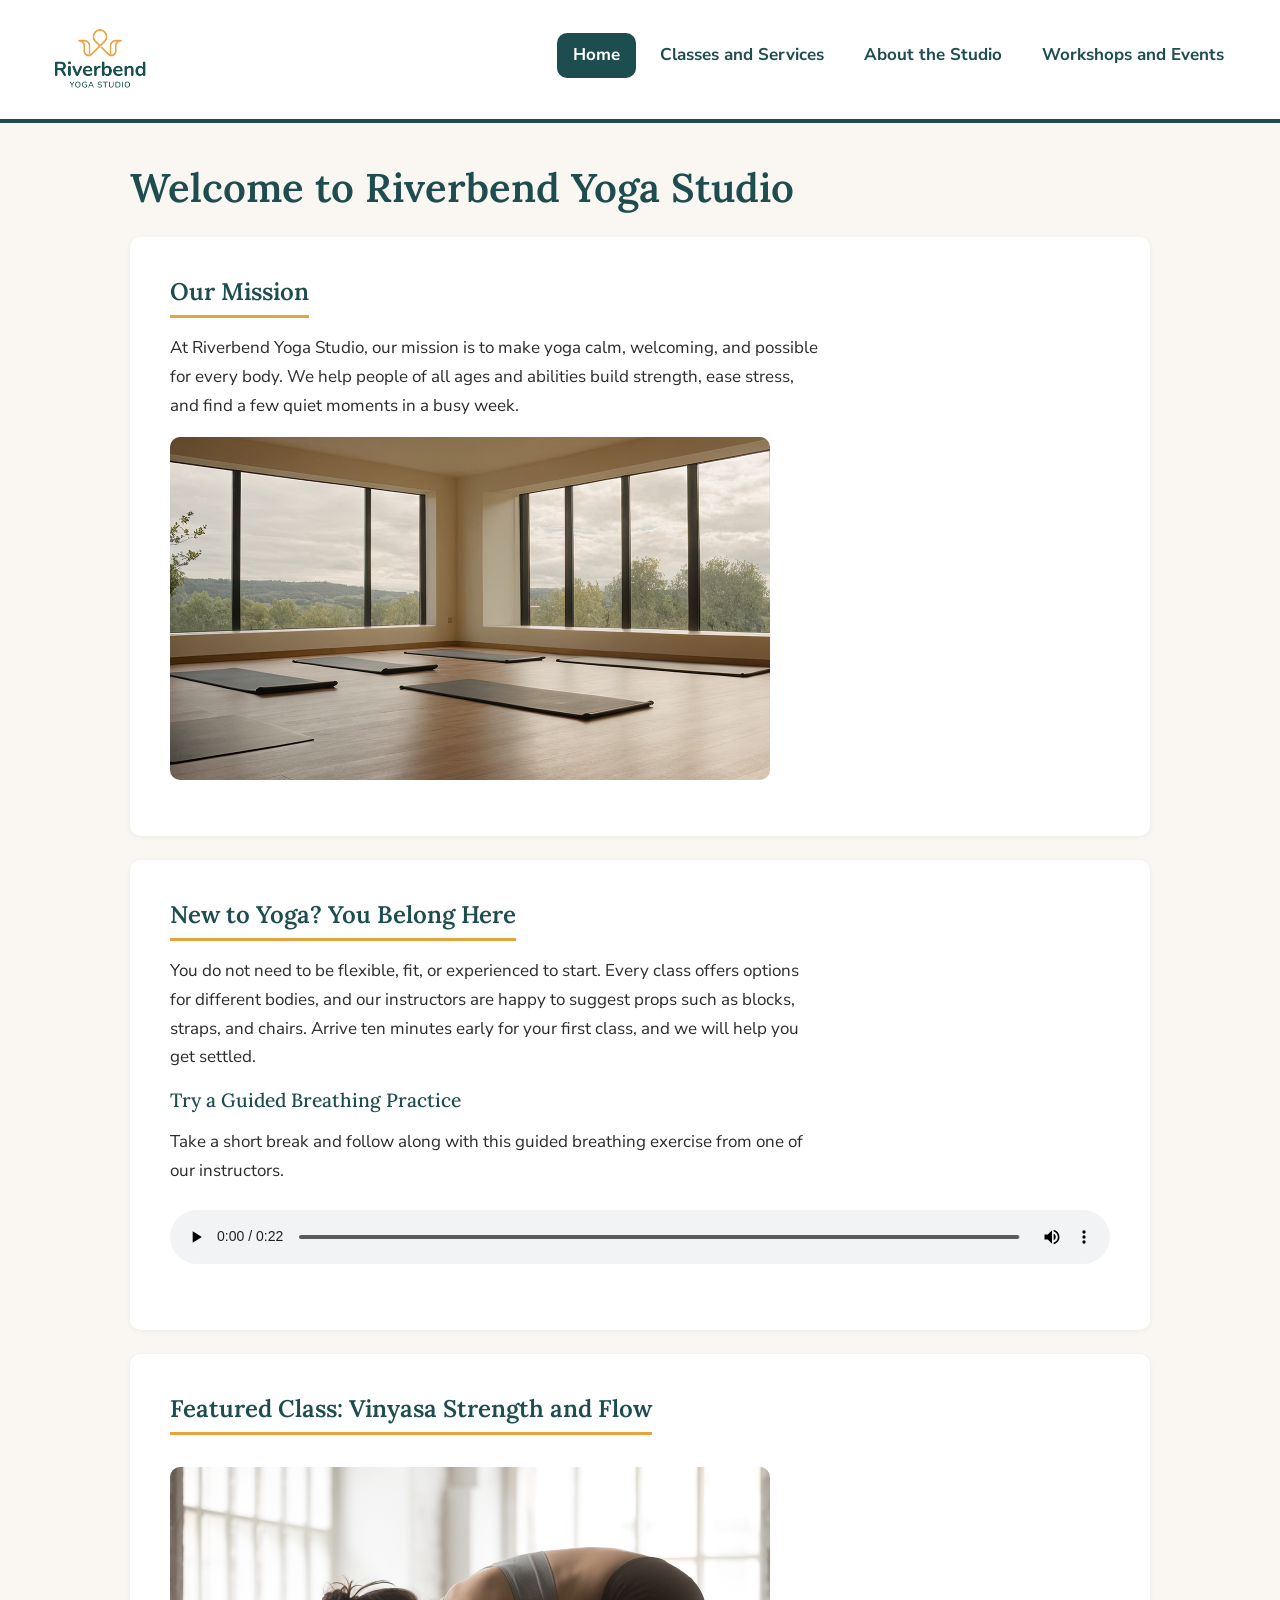
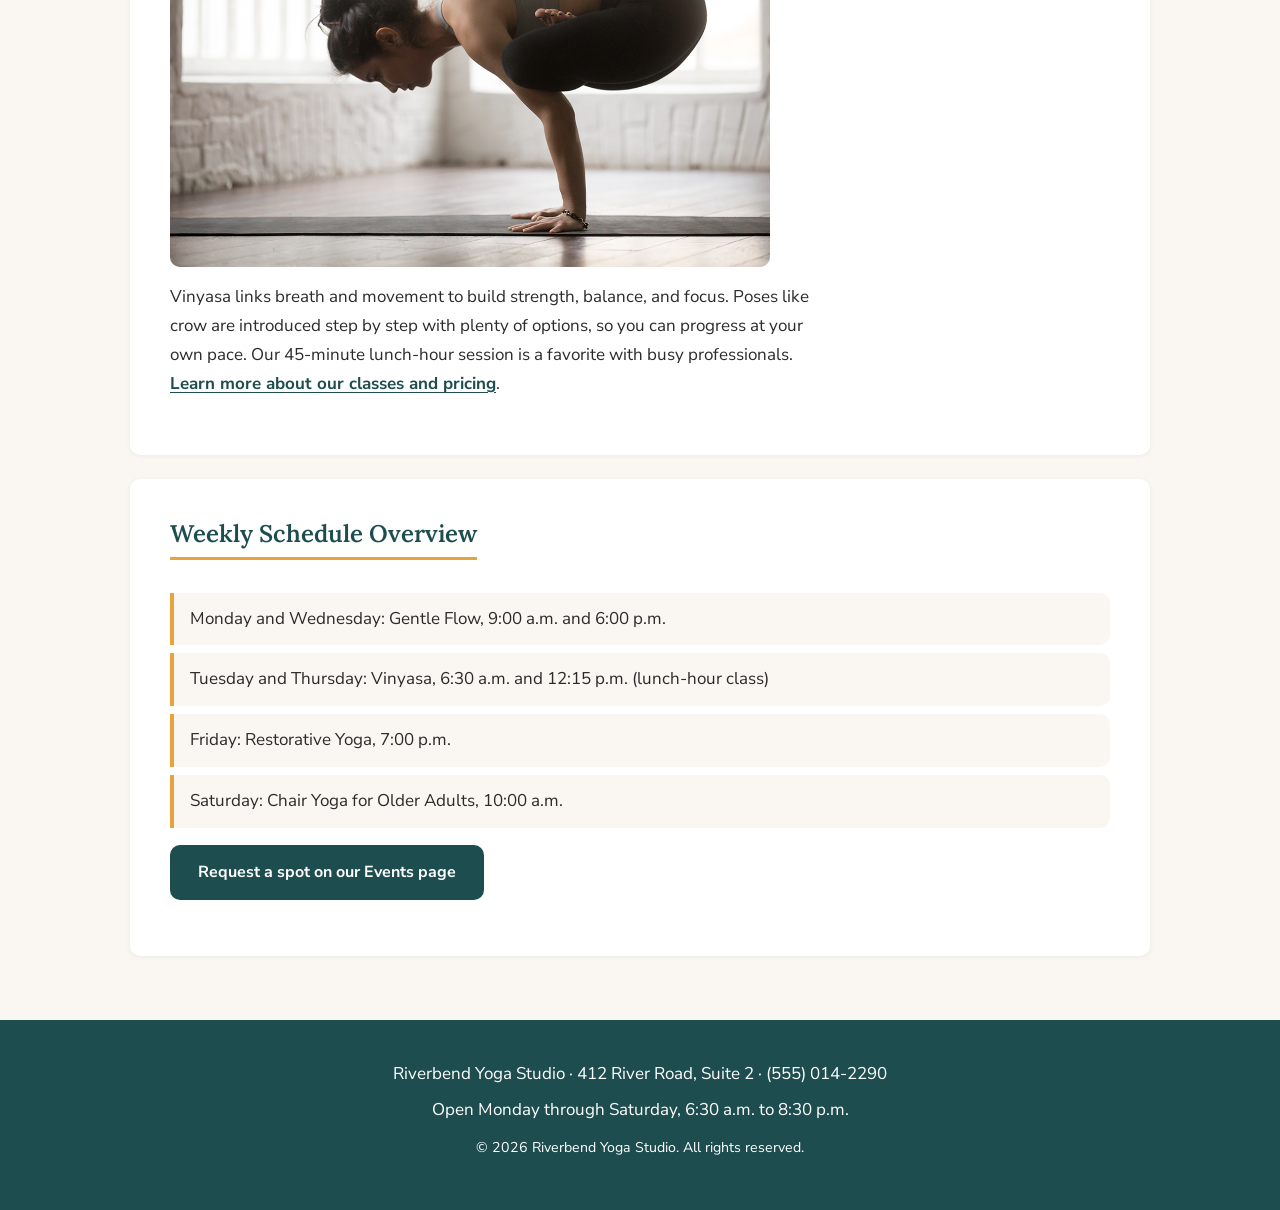
<file: index.html>
<!DOCTYPE html>
<html lang="en">
<head>
  <meta charset="UTF-8">
  <meta name="viewport" content="width=device-width, initial-scale=1.0">
  <meta name="description" content="Riverbend Yoga Studio offers calm, welcoming yoga classes for beginners, busy professionals, and older adults.">
  <title>Home | Riverbend Yoga Studio</title>
  <link rel="preconnect" href="https://fonts.googleapis.com">
  <link rel="preconnect" href="https://fonts.gstatic.com" crossorigin>
  <link rel="stylesheet" href="https://fonts.googleapis.com/css2?family=Lora:wght@500;600&family=Nunito+Sans:wght@400;700&display=swap">
  <link rel="stylesheet" href="styles.css">
  <script src="script.js" defer></script>
</head>
<body>
  <header class="site-header">
    <a class="brand" href="index.html">
      <img src="yoga-logo_c.png" alt="Riverbend Yoga Studio home" width="120">
    </a>
    <nav aria-label="Main navigation">
      <ul>
        <li><a href="index.html" aria-current="page">Home</a></li>
        <li><a href="services.html">Classes and Services</a></li>
        <li><a href="about.html">About the Studio</a></li>
        <li><a href="events.html">Workshops and Events</a></li>
      </ul>
    </nav>
  </header>

  <main>
    <h1>Welcome to Riverbend Yoga Studio</h1>

    <section>
      <h2>Our Mission</h2>
      <p>At Riverbend Yoga Studio, our mission is to make yoga calm, welcoming, and possible for every body. We help people of all ages and abilities build strength, ease stress, and find a few quiet moments in a busy week.</p>
      <img src="yoga-studio_c.png" alt="Calm, empty Riverbend studio with wooden floors, yoga mats laid out, and floor-to-ceiling windows overlooking green trees and hills" width="600">
    </section>

    <section>
      <h2>New to Yoga? You Belong Here</h2>
      <p>You do not need to be flexible, fit, or experienced to start. Every class offers options for different bodies, and our instructors are happy to suggest props such as blocks, straps, and chairs. Arrive ten minutes early for your first class, and we will help you get settled.</p>
      <h3>Try a Guided Breathing Practice</h3>
      <p>Take a short break and follow along with this guided breathing exercise from one of our instructors.</p>
      <audio controls class="breathing-audio">
        <source src="yoga-breathing_c.mp3" type="audio/mpeg">
        <p>Your browser does not support the audio element. You can <a href="yoga-breathing_c.mp3">download the guided breathing audio</a> to listen on your device.</p>
      </audio>
    </section>

    <section>
      <h2>Featured Class: Vinyasa Strength and Flow</h2>
      <picture>
        <source media="(min-width: 800px)" srcset="yoga-feature-large_c.png">
        <img src="yoga-feature-small_c.png" alt="Student balancing in crow pose on a yoga mat, hands on the floor and knees resting on her upper arms, in a sunlit studio" width="600">
      </picture>
      <p>Vinyasa links breath and movement to build strength, balance, and focus. Poses like crow are introduced step by step with plenty of options, so you can progress at your own pace. Our 45-minute lunch-hour session is a favorite with busy professionals. <a href="services.html">Learn more about our classes and pricing</a>.</p>
    </section>

    <section>
      <h2>Weekly Schedule Overview</h2>
      <ul class="schedule-list">
        <li>Monday and Wednesday: Gentle Flow, 9:00 a.m. and 6:00 p.m.</li>
        <li>Tuesday and Thursday: Vinyasa, 6:30 a.m. and 12:15 p.m. (lunch-hour class)</li>
        <li>Friday: Restorative Yoga, 7:00 p.m.</li>
        <li>Saturday: Chair Yoga for Older Adults, 10:00 a.m.</li>
      </ul>
      <p><a class="button" href="events.html">Request a spot on our Events page</a></p>
    </section>
  </main>

  <footer class="site-footer">
    <p>Riverbend Yoga Studio &middot; 412 River Road, Suite 2 &middot; (555) 014-2290</p>
    <p>Open Monday through Saturday, 6:30 a.m. to 8:30 p.m.</p>
    <p><small>&copy; 2026 Riverbend Yoga Studio. All rights reserved.</small></p>
  </footer>
</body>
</html>
</file>
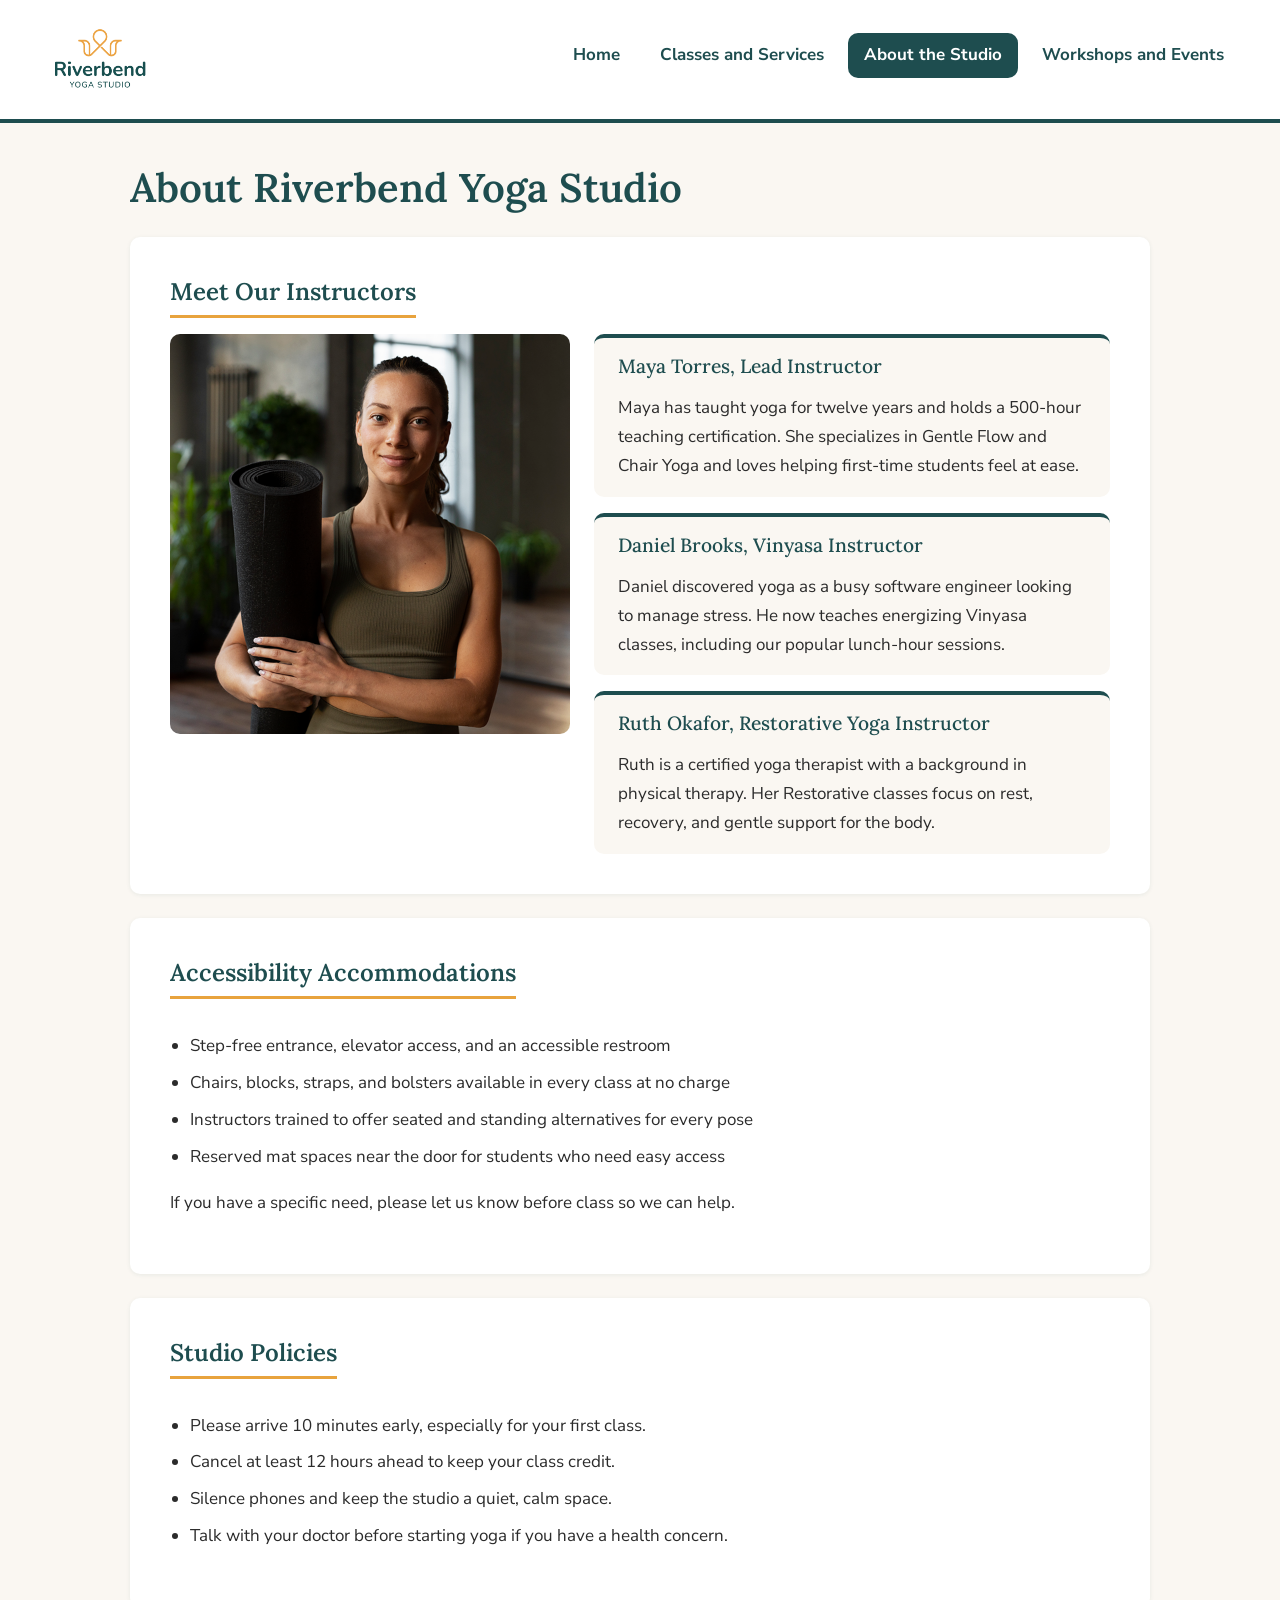
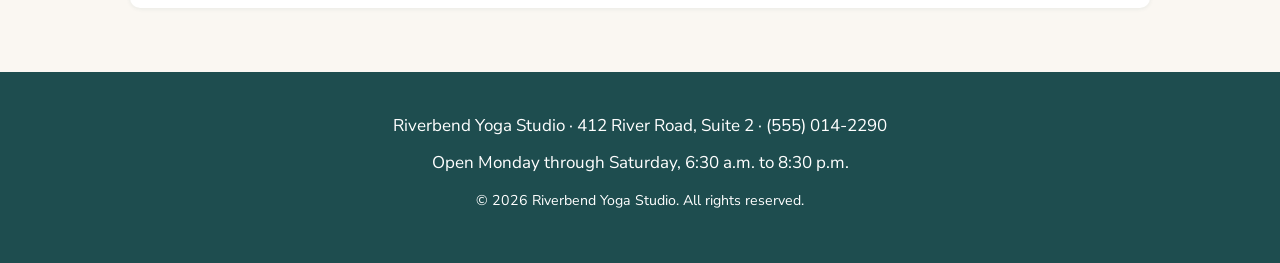
<file: about.html>
<!DOCTYPE html>
<html lang="en">
<head>
  <meta charset="UTF-8">
  <meta name="viewport" content="width=device-width, initial-scale=1.0">
  <meta name="description" content="Meet the Riverbend Yoga Studio instructors and learn about our accessibility accommodations and studio policies.">
  <title>About the Studio | Riverbend Yoga Studio</title>
  <link rel="preconnect" href="https://fonts.googleapis.com">
  <link rel="preconnect" href="https://fonts.gstatic.com" crossorigin>
  <link rel="stylesheet" href="https://fonts.googleapis.com/css2?family=Lora:wght@500;600&family=Nunito+Sans:wght@400;700&display=swap">
  <link rel="stylesheet" href="styles.css">
  <script src="script.js" defer></script>
</head>
<body>
  <header class="site-header">
    <a class="brand" href="index.html">
      <img src="yoga-logo_c.png" alt="Riverbend Yoga Studio home" width="120">
    </a>
    <nav aria-label="Main navigation">
      <ul>
        <li><a href="index.html">Home</a></li>
        <li><a href="services.html">Classes and Services</a></li>
        <li><a href="about.html" aria-current="page">About the Studio</a></li>
        <li><a href="events.html">Workshops and Events</a></li>
      </ul>
    </nav>
  </header>

  <main>
    <h1>About Riverbend Yoga Studio</h1>

    <section>
      <h2>Meet Our Instructors</h2>
      <div class="split">
      <img src="yoga-instructor_c.png" alt="Riverbend lead instructor Maya Torres smiling and holding a rolled yoga mat in the studio" width="400">

      <div class="card-stack">
      <article class="card">
        <h3>Maya Torres, Lead Instructor</h3>
        <p>Maya has taught yoga for twelve years and holds a 500-hour teaching certification. She specializes in Gentle Flow and Chair Yoga and loves helping first-time students feel at ease.</p>
      </article>

      <article class="card">
        <h3>Daniel Brooks, Vinyasa Instructor</h3>
        <p>Daniel discovered yoga as a busy software engineer looking to manage stress. He now teaches energizing Vinyasa classes, including our popular lunch-hour sessions.</p>
      </article>

      <article class="card">
        <h3>Ruth Okafor, Restorative Yoga Instructor</h3>
        <p>Ruth is a certified yoga therapist with a background in physical therapy. Her Restorative classes focus on rest, recovery, and gentle support for the body.</p>
      </article>
      </div>
      </div>
    </section>

    <section>
      <h2>Accessibility Accommodations</h2>
      <ul>
        <li>Step-free entrance, elevator access, and an accessible restroom</li>
        <li>Chairs, blocks, straps, and bolsters available in every class at no charge</li>
        <li>Instructors trained to offer seated and standing alternatives for every pose</li>
        <li>Reserved mat spaces near the door for students who need easy access</li>
      </ul>
      <p>If you have a specific need, please let us know before class so we can help.</p>
    </section>

    <section>
      <h2>Studio Policies</h2>
      <ul>
        <li>Please arrive 10 minutes early, especially for your first class.</li>
        <li>Cancel at least 12 hours ahead to keep your class credit.</li>
        <li>Silence phones and keep the studio a quiet, calm space.</li>
        <li>Talk with your doctor before starting yoga if you have a health concern.</li>
      </ul>
    </section>
  </main>

  <footer class="site-footer">
    <p>Riverbend Yoga Studio &middot; 412 River Road, Suite 2 &middot; (555) 014-2290</p>
    <p>Open Monday through Saturday, 6:30 a.m. to 8:30 p.m.</p>
    <p><small>&copy; 2026 Riverbend Yoga Studio. All rights reserved.</small></p>
  </footer>
</body>
</html>
</file>
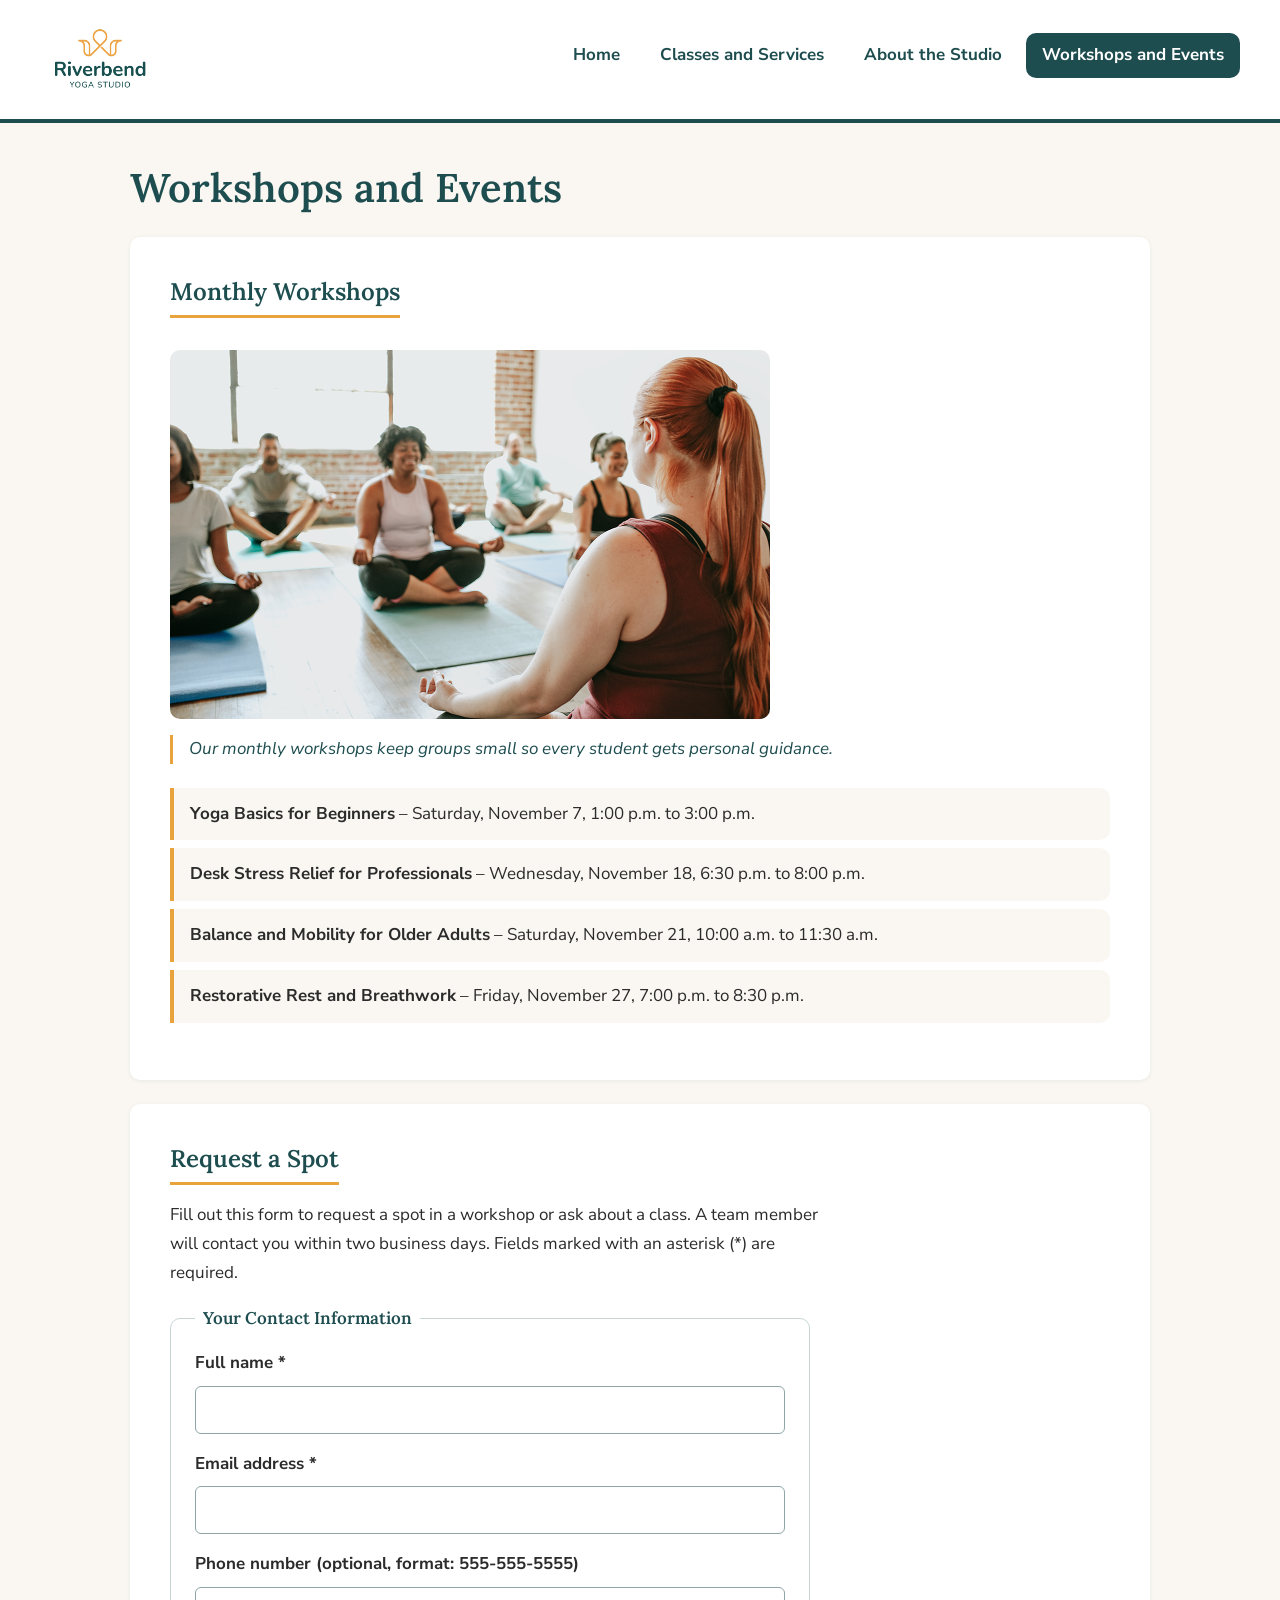
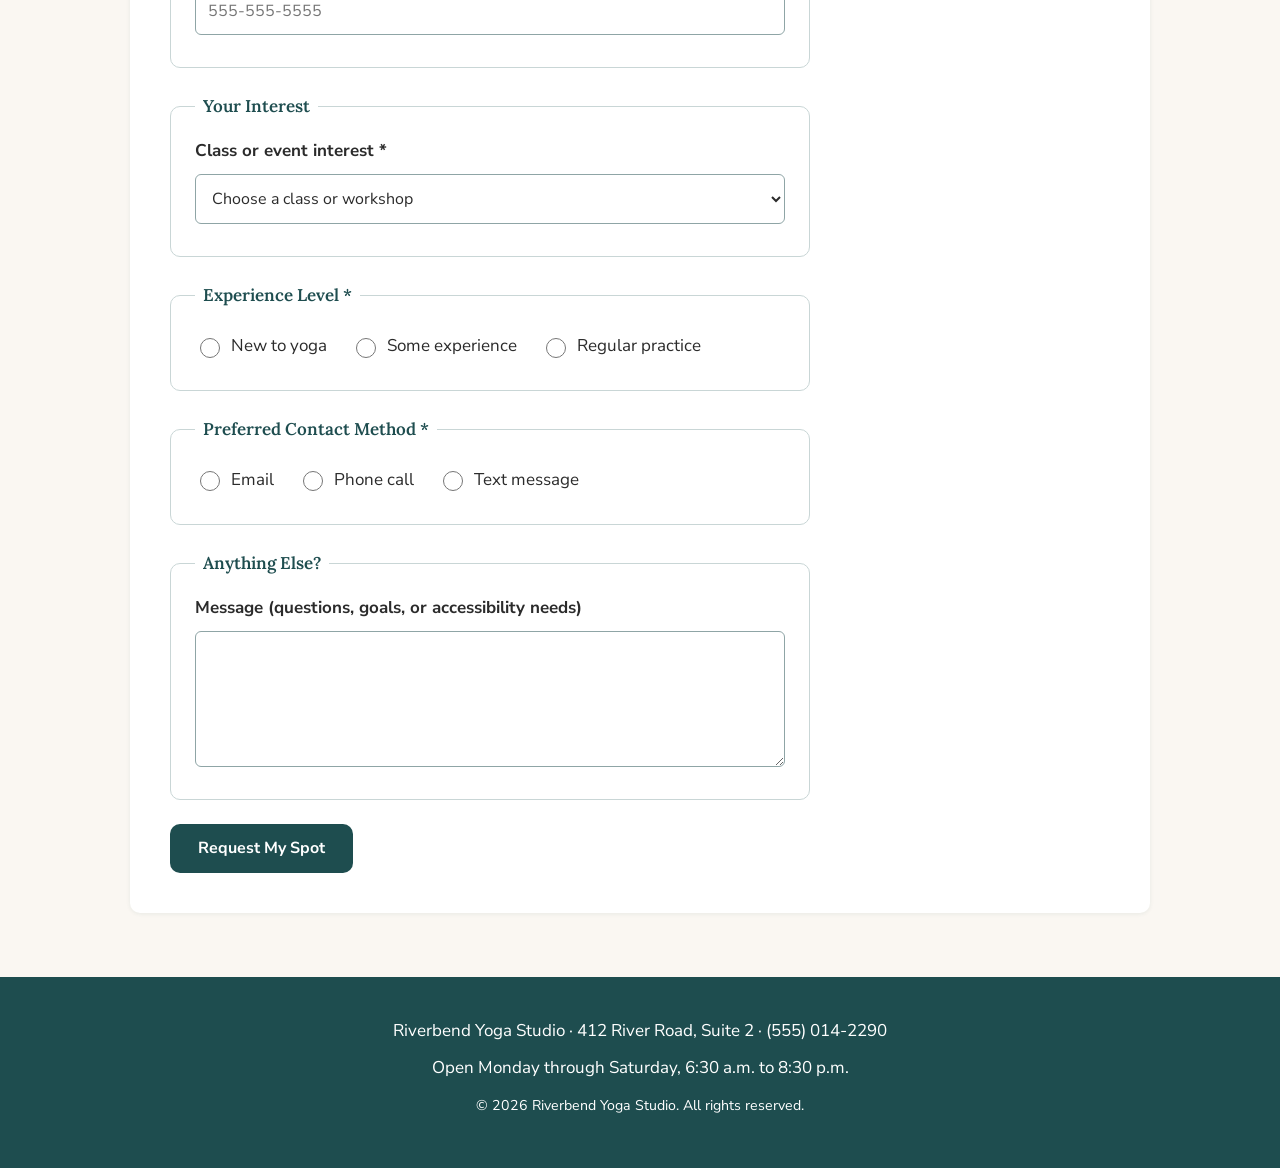
<file: events.html>
<!DOCTYPE html>
<html lang="en">
<head>
  <meta charset="UTF-8">
  <meta name="viewport" content="width=device-width, initial-scale=1.0">
  <meta name="description" content="View Riverbend Yoga Studio's monthly workshops and request a spot or more information.">
  <title>Workshops and Events | Riverbend Yoga Studio</title>
  <link rel="preconnect" href="https://fonts.googleapis.com">
  <link rel="preconnect" href="https://fonts.gstatic.com" crossorigin>
  <link rel="stylesheet" href="https://fonts.googleapis.com/css2?family=Lora:wght@500;600&family=Nunito+Sans:wght@400;700&display=swap">
  <link rel="stylesheet" href="styles.css">
  <script src="script.js" defer></script>
</head>
<body>
  <header class="site-header">
    <a class="brand" href="index.html">
      <img src="yoga-logo_c.png" alt="Riverbend Yoga Studio home" width="120">
    </a>
    <nav aria-label="Main navigation">
      <ul>
        <li><a href="index.html">Home</a></li>
        <li><a href="services.html">Classes and Services</a></li>
        <li><a href="about.html">About the Studio</a></li>
        <li><a href="events.html" aria-current="page">Workshops and Events</a></li>
      </ul>
    </nav>
  </header>

  <main>
    <h1>Workshops and Events</h1>

    <section>
      <h2>Monthly Workshops</h2>
      <figure>
        <img src="yoga-workshop_c.png" alt="Diverse group of students sitting cross-legged on yoga mats and smiling during a guided meditation workshop at the studio" width="600">
        <figcaption>Our monthly workshops keep groups small so every student gets personal guidance.</figcaption>
      </figure>
      <ul class="workshop-list">
        <li><strong>Yoga Basics for Beginners</strong> &ndash; Saturday, November 7, 1:00 p.m. to 3:00 p.m.</li>
        <li><strong>Desk Stress Relief for Professionals</strong> &ndash; Wednesday, November 18, 6:30 p.m. to 8:00 p.m.</li>
        <li><strong>Balance and Mobility for Older Adults</strong> &ndash; Saturday, November 21, 10:00 a.m. to 11:30 a.m.</li>
        <li><strong>Restorative Rest and Breathwork</strong> &ndash; Friday, November 27, 7:00 p.m. to 8:30 p.m.</li>
      </ul>
    </section>

    <section>
      <h2>Request a Spot</h2>
      <p>Fill out this form to request a spot in a workshop or ask about a class. A team member will contact you within two business days. Fields marked with an asterisk (*) are required.</p>

      <form class="interest-form" id="interest-form" action="#" method="post" novalidate>
        <fieldset>
          <legend>Your Contact Information</legend>

          <label for="full-name">Full name *</label>
          <input type="text" id="full-name" aria-describedby="full-name-error" name="full-name" autocomplete="name" minlength="2" maxlength="60" required>
          <p class="error-message" id="full-name-error" aria-live="polite"></p>

          <label for="email">Email address *</label>
          <input type="email" id="email" aria-describedby="email-error" name="email" autocomplete="email" required>
          <p class="error-message" id="email-error" aria-live="polite"></p>

          <label for="phone">Phone number (optional, format: 555-555-5555)</label>
          <input type="tel" id="phone" aria-describedby="phone-error" name="phone" autocomplete="tel" pattern="[0-9]{3}-[0-9]{3}-[0-9]{4}" placeholder="555-555-5555">
          <p class="error-message" id="phone-error" aria-live="polite"></p>
        </fieldset>

        <fieldset>
          <legend>Your Interest</legend>

          <label for="interest">Class or event interest *</label>
          <select id="interest" aria-describedby="interest-error" name="interest" required>
            <option value="">Choose a class or workshop</option>
            <option value="gentle-flow">Gentle Flow class</option>
            <option value="vinyasa">Vinyasa class</option>
            <option value="restorative">Restorative Yoga class</option>
            <option value="chair-yoga">Chair Yoga class</option>
            <option value="private-session">Private session</option>
            <option value="workshop-basics">Workshop: Yoga Basics for Beginners</option>
            <option value="workshop-desk">Workshop: Desk Stress Relief for Professionals</option>
            <option value="workshop-balance">Workshop: Balance and Mobility for Older Adults</option>
            <option value="workshop-restorative">Workshop: Restorative Rest and Breathwork</option>
          </select>
          <p class="error-message" id="interest-error" aria-live="polite"></p>
        </fieldset>

        <fieldset class="choice-group">
          <legend>Experience Level *</legend>
          <div class="choice">
            <input type="radio" id="level-new" name="experience" value="new" required>
            <label for="level-new">New to yoga</label>
          </div>
          <div class="choice">
            <input type="radio" id="level-some" name="experience" value="some">
            <label for="level-some">Some experience</label>
          </div>
          <div class="choice">
            <input type="radio" id="level-regular" name="experience" value="regular">
            <label for="level-regular">Regular practice</label>
          </div>
          <p class="error-message" id="experience-error" aria-live="polite"></p>
        </fieldset>

        <fieldset class="choice-group">
          <legend>Preferred Contact Method *</legend>
          <div class="choice">
            <input type="radio" id="contact-email" name="contact-method" value="email" required>
            <label for="contact-email">Email</label>
          </div>
          <div class="choice">
            <input type="radio" id="contact-phone" name="contact-method" value="phone">
            <label for="contact-phone">Phone call</label>
          </div>
          <div class="choice">
            <input type="radio" id="contact-text" name="contact-method" value="text">
            <label for="contact-text">Text message</label>
          </div>
          <p class="error-message" id="contact-method-error" aria-live="polite"></p>
        </fieldset>

        <fieldset>
          <legend>Anything Else?</legend>
          <label for="message">Message (questions, goals, or accessibility needs)</label>
          <textarea id="message" aria-describedby="message-error" name="message" rows="5" cols="40" maxlength="500"></textarea>
          <p class="error-message" id="message-error" aria-live="polite"></p>
        </fieldset>

        <button type="submit">Request My Spot</button>
        <p class="form-status" id="form-status" role="status" aria-live="polite"></p>
      </form>
    </section>
  </main>

  <footer class="site-footer">
    <p>Riverbend Yoga Studio &middot; 412 River Road, Suite 2 &middot; (555) 014-2290</p>
    <p>Open Monday through Saturday, 6:30 a.m. to 8:30 p.m.</p>
    <p><small>&copy; 2026 Riverbend Yoga Studio. All rights reserved.</small></p>
  </footer>
</body>
</html>
</file>
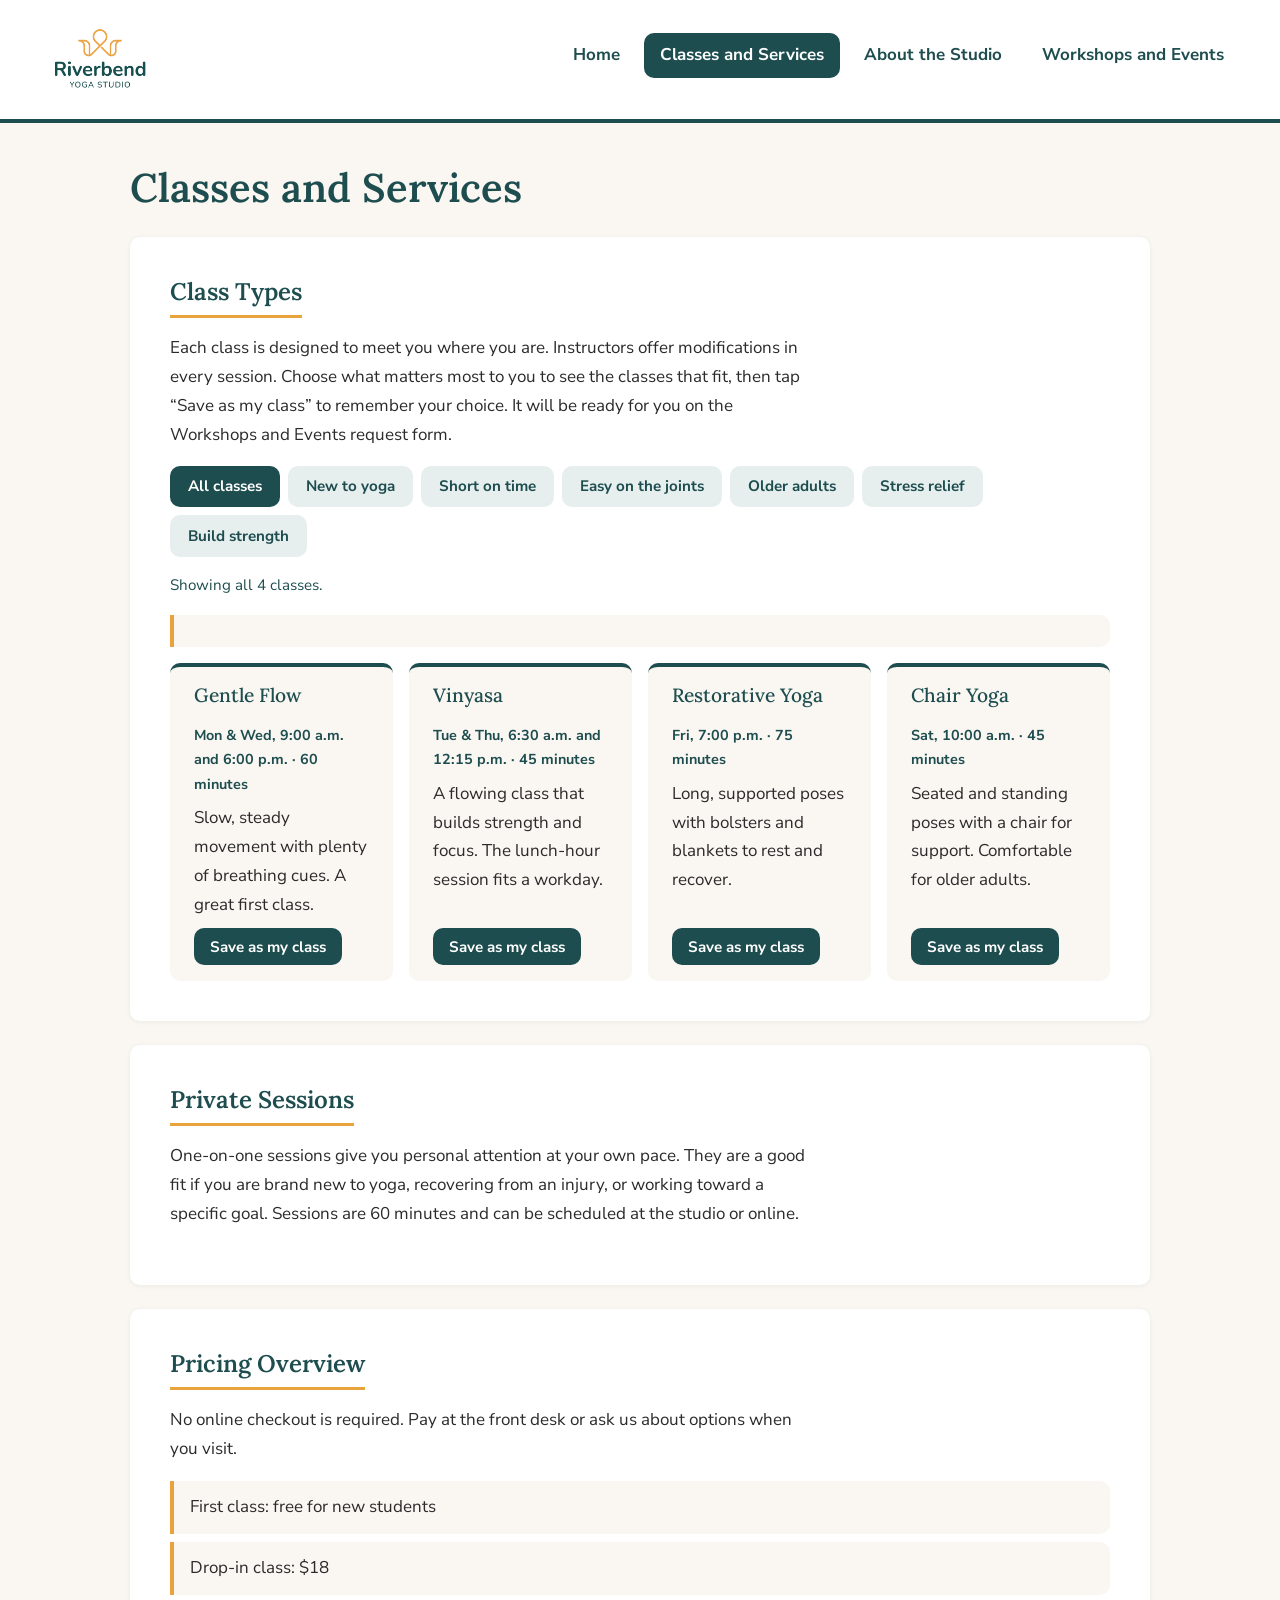
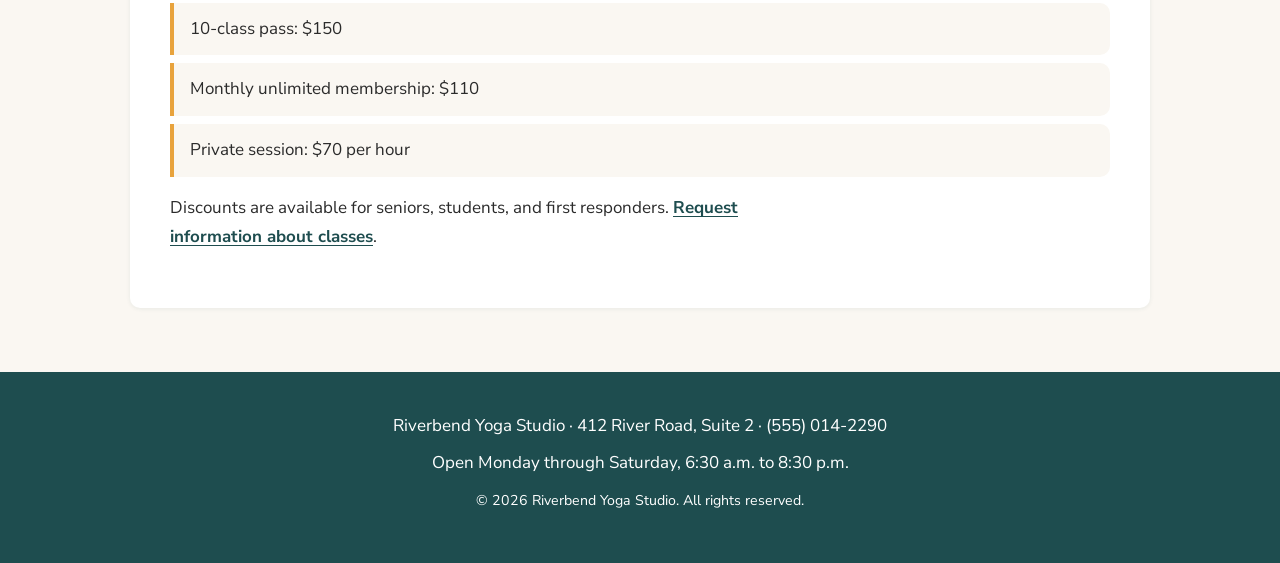
<file: services.html>
<!DOCTYPE html>
<html lang="en">
<head>
  <meta charset="UTF-8">
  <meta name="viewport" content="width=device-width, initial-scale=1.0">
  <meta name="description" content="Explore Riverbend Yoga Studio's gentle, vinyasa, and restorative classes, private sessions, and pricing.">
  <title>Classes and Services | Riverbend Yoga Studio</title>
  <link rel="preconnect" href="https://fonts.googleapis.com">
  <link rel="preconnect" href="https://fonts.gstatic.com" crossorigin>
  <link rel="stylesheet" href="https://fonts.googleapis.com/css2?family=Lora:wght@500;600&family=Nunito+Sans:wght@400;700&display=swap">
  <link rel="stylesheet" href="styles.css">
  <script src="script.js" defer></script>
</head>
<body>
  <header class="site-header">
    <a class="brand" href="index.html">
      <img src="yoga-logo_c.png" alt="Riverbend Yoga Studio home" width="120">
    </a>
    <nav aria-label="Main navigation">
      <ul>
        <li><a href="index.html">Home</a></li>
        <li><a href="services.html" aria-current="page">Classes and Services</a></li>
        <li><a href="about.html">About the Studio</a></li>
        <li><a href="events.html">Workshops and Events</a></li>
      </ul>
    </nav>
  </header>

  <main>
    <h1>Classes and Services</h1>

    <section id="class-finder" class="class-finder" aria-labelledby="finder-heading">
      <h2 id="finder-heading">Class Types</h2>
      <p>Each class is designed to meet you where you are. Instructors offer modifications in every session. Choose what matters most to you to see the classes that fit, then tap &ldquo;Save as my class&rdquo; to remember your choice. It will be ready for you on the Workshops and Events request form.</p>
      <div class="filter-buttons" role="group" aria-label="Filter classes by goal"></div>
      <p class="finder-status" aria-live="polite"></p>
      <div class="saved-class" aria-live="polite" hidden></div>
      <div class="card-grid finder-results">

      <article class="card">
        <h3>Gentle Flow</h3>
        <p>A slow-paced class with basic poses and plenty of breathing cues. Ideal for beginners, older adults, and anyone returning to movement.</p>
      </article>

      <article class="card">
        <h3>Vinyasa</h3>
        <p>A flowing class that links movement with breath to build strength and focus. Our 45-minute lunch-hour option fits into a busy workday.</p>
      </article>

      <article class="card">
        <h3>Restorative Yoga</h3>
        <p>A deeply relaxing class that uses bolsters and blankets to support the body in longer, restful poses. A calm way to end the week.</p>
      </article>

      <article class="card">
        <h3>Chair Yoga</h3>
        <p>All poses are done seated or standing with a chair for support. This class is a comfortable option for older adults and people with limited mobility.</p>
      </article>
      </div>
    </section>

    <section>
      <h2>Private Sessions</h2>
      <p>One-on-one sessions give you personal attention at your own pace. They are a good fit if you are brand new to yoga, recovering from an injury, or working toward a specific goal. Sessions are 60 minutes and can be scheduled at the studio or online.</p>
    </section>

    <section>
      <h2>Pricing Overview</h2>
      <p>No online checkout is required. Pay at the front desk or ask us about options when you visit.</p>
      <ul class="price-list">
        <li>First class: free for new students</li>
        <li>Drop-in class: $18</li>
        <li>10-class pass: $150</li>
        <li>Monthly unlimited membership: $110</li>
        <li>Private session: $70 per hour</li>
      </ul>
      <p>Discounts are available for seniors, students, and first responders. <a href="events.html">Request information about classes</a>.</p>
    </section>
  </main>

  <footer class="site-footer">
    <p>Riverbend Yoga Studio &middot; 412 River Road, Suite 2 &middot; (555) 014-2290</p>
    <p>Open Monday through Saturday, 6:30 a.m. to 8:30 p.m.</p>
    <p><small>&copy; 2026 Riverbend Yoga Studio. All rights reserved.</small></p>
  </footer>
</body>
</html>
</file>
<file: styles.css>
/* ==========================================================
   Riverbend Yoga Studio - shared stylesheet
   Mobile-first: base styles target small screens, and the
   media queries at the bottom adjust the layout for wider ones.
   ========================================================== */

/* ---------- Design tokens ---------- */
:root {
  /* Color palette (4 main colors) */
  --color-teal: #1e4d4f;   /* primary: headings, header, footer, buttons */
  --color-gold: #e8a33d;   /* accent: highlights, borders, focus rings */
  --color-cream: #faf7f2;  /* page background */
  --color-ink: #2b2b2b;    /* body text */

  /* Supporting tints of the palette (not new colors) */
  --color-teal-light: #e6eeee;
  --color-white: #ffffff;

  /* Typography (2 font families) */
  --font-heading: "Lora", Georgia, "Times New Roman", serif;
  --font-body: "Nunito Sans", "Segoe UI", Arial, sans-serif;

  /* Spacing scale */
  --space-xs: 0.5rem;
  --space-sm: 1rem;
  --space-md: 1.5rem;
  --space-lg: 2.5rem;

  --radius: 10px;
  --content-width: 1100px;
}

/* ---------- Base ---------- */
*,
*::before,
*::after {
  box-sizing: border-box;
}

body {
  margin: 0;
  background-color: var(--color-cream);
  color: var(--color-ink);
  font-family: var(--font-body);
  font-size: 1.0625rem;      /* 17px: slightly larger for older adults */
  line-height: 1.7;
}

img {
  display: block;
  max-width: 100%;
  height: auto;
  border-radius: var(--radius);
}

/* ---------- Typography and hierarchy ---------- */
h1,
h2,
h3 {
  font-family: var(--font-heading);
  color: var(--color-teal);
  line-height: 1.25;
  margin: 0 0 var(--space-sm);
}

h1 {
  font-size: 2rem;
  font-weight: 600;
  margin-bottom: var(--space-md);
}

h2 {
  font-size: 1.5rem;
  font-weight: 600;
  padding-bottom: var(--space-xs);
  border-bottom: 3px solid var(--color-gold);
  display: inline-block;
}

h3 {
  font-size: 1.2rem;
  font-weight: 500;
}

p {
  margin: 0 0 var(--space-sm);
  max-width: 65ch;           /* keeps lines a comfortable reading length */
}

a {
  color: var(--color-teal);
  font-weight: 700;
  text-underline-offset: 3px;
}

a:hover {
  color: var(--color-ink);
}

a:focus-visible,
button:focus-visible,
input:focus-visible,
select:focus-visible,
textarea:focus-visible {
  outline: 3px solid var(--color-gold);
  outline-offset: 2px;
}

/* ---------- Header and navigation ---------- */
.site-header {
  background-color: var(--color-white);
  border-bottom: 4px solid var(--color-teal);
  padding: var(--space-sm);
  display: flex;
  flex-direction: column;
  align-items: center;
  gap: var(--space-sm);
}

.brand img {
  width: 120px;
  border-radius: 0;
}

.site-header nav {
  width: 100%;
}

.site-header ul {
  list-style: none;
  margin: 0;
  padding: 0;
  display: flex;
  flex-direction: column;     /* stacked links on phones */
  gap: var(--space-xs);
}

.site-header nav a {
  display: block;
  padding: 0.75rem var(--space-sm);   /* large tap targets */
  text-align: center;
  text-decoration: none;
  color: var(--color-teal);
  background-color: var(--color-teal-light);
  border-radius: var(--radius);
}

.site-header nav a:hover {
  background-color: var(--color-teal);
  color: var(--color-white);
}

.site-header nav a[aria-current="page"] {
  background-color: var(--color-teal);
  color: var(--color-white);
}

/* ---------- Main content ---------- */
main {
  padding: var(--space-md) var(--space-sm) var(--space-lg);
  max-width: var(--content-width);
  margin: 0 auto;
}

main > section {
  background-color: var(--color-white);
  padding: var(--space-md);
  margin-bottom: var(--space-md);
  border-radius: var(--radius);
  box-shadow: 0 1px 4px rgba(30, 77, 79, 0.08);
}

main > section > img,
main picture img,
figure img {
  margin: var(--space-sm) 0;
}

ul {
  padding-left: 1.25rem;
}

li {
  margin-bottom: var(--space-xs);
}

/* Schedule, pricing and workshop lists: easy to scan */
.schedule-list,
.price-list,
.workshop-list {
  list-style: none;
  padding: 0;
}

.schedule-list li,
.price-list li,
.workshop-list li {
  padding: 0.75rem var(--space-sm);
  background-color: var(--color-cream);
  border-left: 4px solid var(--color-gold);
  border-radius: 0 var(--radius) var(--radius) 0;
}

/* Cards (class types, instructor bios) */
.card-grid,
.card-stack {
  display: flex;
  flex-direction: column;
  gap: var(--space-sm);
}

.card {
  background-color: var(--color-cream);
  border-top: 4px solid var(--color-teal);
  border-radius: var(--radius);
  padding: var(--space-sm) var(--space-md);
}

.card p {
  margin-bottom: 0;
}

/* Instructor photo + bios */
.split {
  display: flex;
  flex-direction: column;
  gap: var(--space-md);
}

/* Figure and caption */
figure {
  margin: 0 0 var(--space-md);
}

figcaption {
  font-style: italic;
  color: var(--color-teal);
  padding-left: var(--space-sm);
  border-left: 3px solid var(--color-gold);
}

/* Audio */
.breathing-audio {
  width: 100%;
  margin: var(--space-xs) 0 var(--space-sm);
}

/* Button-style link */
.button,
button {
  display: inline-block;
  padding: 0.85rem 1.75rem;
  background-color: var(--color-teal);
  color: var(--color-white);
  font-family: var(--font-body);
  font-size: 1rem;
  font-weight: 700;
  text-decoration: none;
  border: none;
  border-radius: var(--radius);
  cursor: pointer;
  transition: background-color 0.2s;
}

.button:hover,
button:hover {
  background-color: var(--color-ink);
  color: var(--color-white);
}

/* ---------- Form ---------- */
.interest-form {
  display: flex;
  flex-direction: column;
  gap: var(--space-md);
  max-width: 640px;
}

fieldset {
  border: 1px solid #c9d6d6;
  border-radius: var(--radius);
  padding: var(--space-sm) var(--space-md) var(--space-md);
  margin: 0;
  display: flex;
  flex-direction: column;
  gap: var(--space-xs);
}

legend {
  font-family: var(--font-heading);
  font-weight: 600;
  color: var(--color-teal);
  padding: 0 var(--space-xs);
}

label {
  font-weight: 700;
}

input[type="text"],
input[type="email"],
input[type="tel"],
select,
textarea {
  width: 100%;
  padding: 0.75rem;
  font-family: var(--font-body);
  font-size: 1rem;
  color: var(--color-ink);
  background-color: var(--color-white);
  border: 1px solid #8fa5a6;
  border-radius: 6px;
  margin-bottom: var(--space-xs);
}

.choice-group {
  gap: 0;
}

.choice {
  display: flex;
  align-items: center;
  gap: var(--space-xs);
  padding: 0.35rem 0;
}

.choice input {
  width: 1.25rem;
  height: 1.25rem;
  accent-color: var(--color-teal);
}

.choice label {
  font-weight: 400;
}

.interest-form button {
  align-self: flex-start;
}

/* ---------- Footer ---------- */
.site-footer {
  background-color: var(--color-teal);
  color: var(--color-white);
  text-align: center;
  padding: var(--space-lg) var(--space-sm);
}

.site-footer p {
  margin: 0 auto var(--space-xs);
}

/* ==========================================================
   Tablet and up (768px+)
   ========================================================== */
@media (min-width: 768px) {
  .site-header {
    flex-direction: row;
    justify-content: space-between;
    padding: var(--space-sm) var(--space-lg);
  }

  .site-header nav {
    width: auto;
  }

  .site-header ul {
    flex-direction: row;       /* links sit side by side */
    flex-wrap: wrap;
  }

  .site-header nav a {
    padding: 0.5rem var(--space-sm);
    background-color: transparent;
  }

  h1 {
    font-size: 2.5rem;
  }

  main {
    padding: var(--space-lg) var(--space-lg);
  }

  main > section {
    padding: var(--space-lg);
  }

  /* Class cards: two per row */
  .card-grid {
    flex-direction: row;
    flex-wrap: wrap;
  }

  .card-grid .card {
    flex: 1 1 calc(50% - var(--space-sm));
  }

  /* Radio buttons in a row */
  .choice-group {
    flex-direction: row;
    flex-wrap: wrap;
    column-gap: var(--space-md);
  }
}

/* ==========================================================
   Desktop (1024px+)
   ========================================================== */
@media (min-width: 1024px) {
  /* Instructor photo beside the bios */
  .split {
    flex-direction: row;
    align-items: flex-start;
  }

  .split > img {
    flex: 0 0 340px;
    margin: 0;
  }

  .card-stack {
    flex: 1;
  }

  /* Four class cards in one row */
  .card-grid .card {
    flex: 1 1 calc(25% - var(--space-sm));
  }
}

/* ==========================================================
   Touchstone 4: Class Finder and form validation
   ========================================================== */

/* Filter buttons */
.filter-buttons {
  display: flex;
  flex-wrap: wrap;
  gap: var(--space-xs);
  margin: var(--space-sm) 0;
}

.filter-button {
  padding: 0.55rem 1rem;
  background-color: var(--color-teal-light);
  color: var(--color-teal);
  border: 2px solid transparent;
  font-size: 0.95rem;
}

.filter-button:hover {
  background-color: var(--color-teal-light);
  color: var(--color-teal);
  border-color: var(--color-teal);
}

.filter-button[aria-pressed="true"] {
  background-color: var(--color-teal);
  color: var(--color-white);
}

.finder-status {
  font-size: 0.95rem;
  color: var(--color-teal);
}

/* Saved class banner */
.saved-class {
  display: flex;
  flex-wrap: wrap;
  align-items: center;
  gap: var(--space-xs) var(--space-sm);
  padding: var(--space-sm);
  margin-bottom: var(--space-sm);
  background-color: var(--color-cream);
  border-left: 4px solid var(--color-gold);
  border-radius: 0 var(--radius) var(--radius) 0;
}

.saved-class p {
  margin: 0;
}

.clear-class-button {
  padding: 0.35rem 0.85rem;
  background-color: transparent;
  color: var(--color-teal);
  border: 1px solid var(--color-teal);
  font-size: 0.9rem;
}

.clear-class-button:hover {
  background-color: var(--color-teal-light);
  color: var(--color-teal);
}

/* Class cards built by JavaScript */
.finder-card {
  display: flex;
  flex-direction: column;
}

.finder-card p {
  margin-bottom: var(--space-xs);
}

.class-meta {
  font-size: 0.9rem;
  font-weight: 700;
  color: var(--color-teal);
}

.finder-card.is-saved {
  border-top-color: var(--color-gold);
  box-shadow: 0 0 0 2px var(--color-gold);
}

.save-class-button {
  margin-top: auto;
  align-self: flex-start;
  padding: 0.55rem 1rem;
  font-size: 0.95rem;
}

.save-class-button[aria-pressed="true"] {
  background-color: var(--color-gold);
  color: var(--color-ink);
}

/* Form validation feedback */
.error-message {
  margin: -0.25rem 0 var(--space-xs);
  color: #a3261b;
  font-size: 0.95rem;
  font-weight: 700;
}

.error-message:empty {
  display: none;
}

[aria-invalid="true"] {
  border-color: #a3261b !important;
  box-shadow: 0 0 0 1px #a3261b;
}

.form-status {
  margin: 0;
  font-weight: 700;
}

.form-status:empty {
  display: none;
}

.form-status.is-error {
  color: #a3261b;
}

.form-status.is-success {
  padding: var(--space-sm);
  color: var(--color-teal);
  background-color: var(--color-teal-light);
  border-radius: var(--radius);
}

.choice-group .error-message {
  flex-basis: 100%;
  margin-top: var(--space-xs);
}

/* Radio groups show their error under the legend instead */
input[type="radio"][aria-invalid="true"] {
  box-shadow: none;
}
</file>
